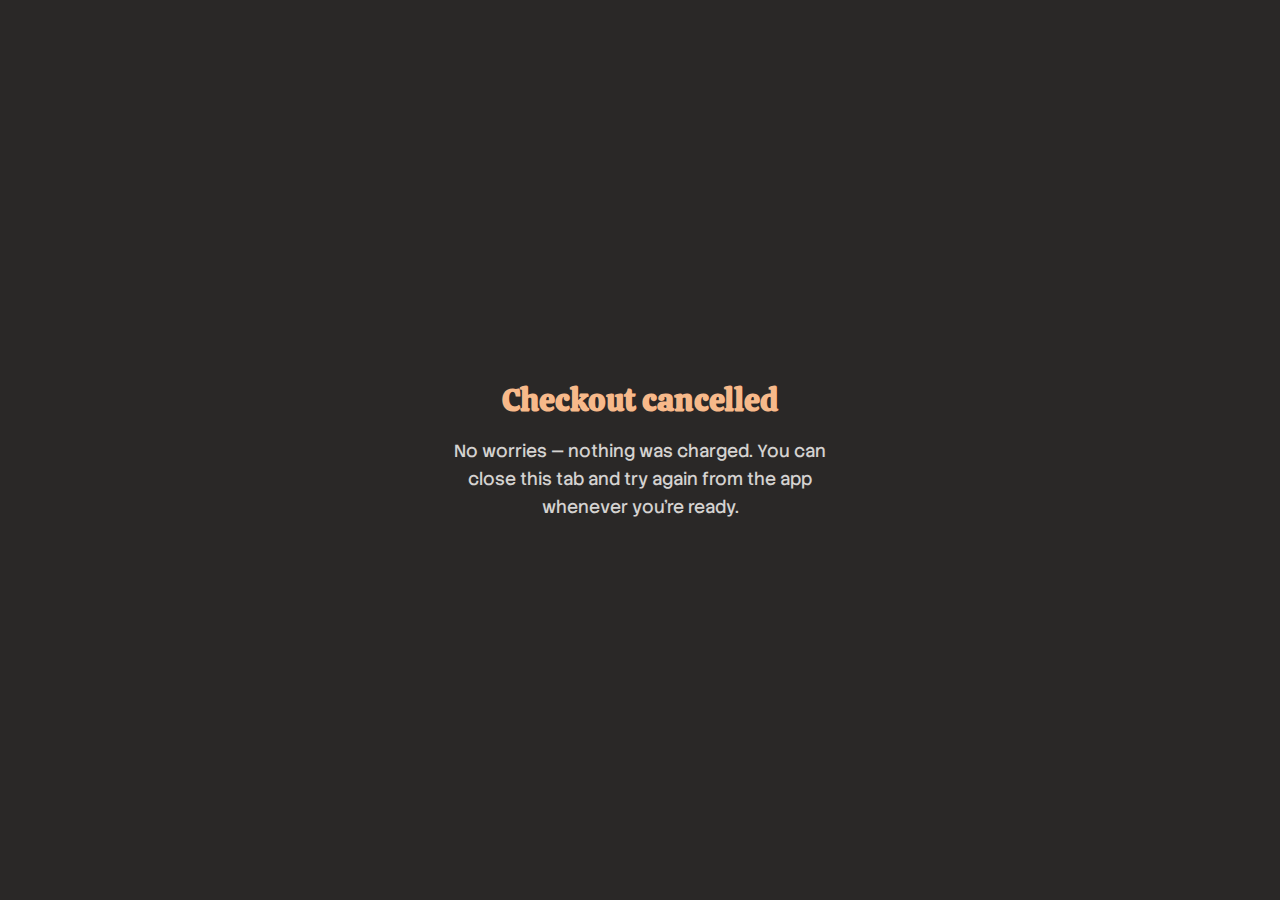
<file: checkout-cancel.html>
<!DOCTYPE html>
<html lang="en">
<head>
    <meta charset="UTF-8">
    <meta name="viewport" content="width=device-width, initial-scale=1.0">
    <title>Saio — Checkout cancelled</title>
    <link rel="preconnect" href="https://fonts.googleapis.com">
    <link rel="preconnect" href="https://fonts.gstatic.com" crossorigin>
    <link href="https://fonts.googleapis.com/css2?family=Calistoga&family=Stack+Sans+Text:wght@300;400;500;600;700&display=swap" rel="stylesheet">
    <style>
        * { margin: 0; padding: 0; box-sizing: border-box; }
        body {
            font-family: 'Stack Sans Text', sans-serif;
            background-color: #2A2827;
            color: #F3F1EF;
            display: flex;
            align-items: center;
            justify-content: center;
            min-height: 100vh;
            text-align: center;
            padding: 24px;
        }
        .container {
            max-width: 420px;
        }
        h1 {
            font-family: 'Calistoga', serif;
            font-size: 2rem;
            margin-bottom: 16px;
            color: #F7B98A;
        }
        p {
            font-size: 1.1rem;
            line-height: 1.6;
            opacity: 0.85;
        }
    </style>
</head>
<body>
    <div class="container">
        <h1>Checkout cancelled</h1>
        <p>No worries — nothing was charged. You can close this tab and try again from the app whenever you're ready.</p>
    </div>
</body>
</html>
</file>
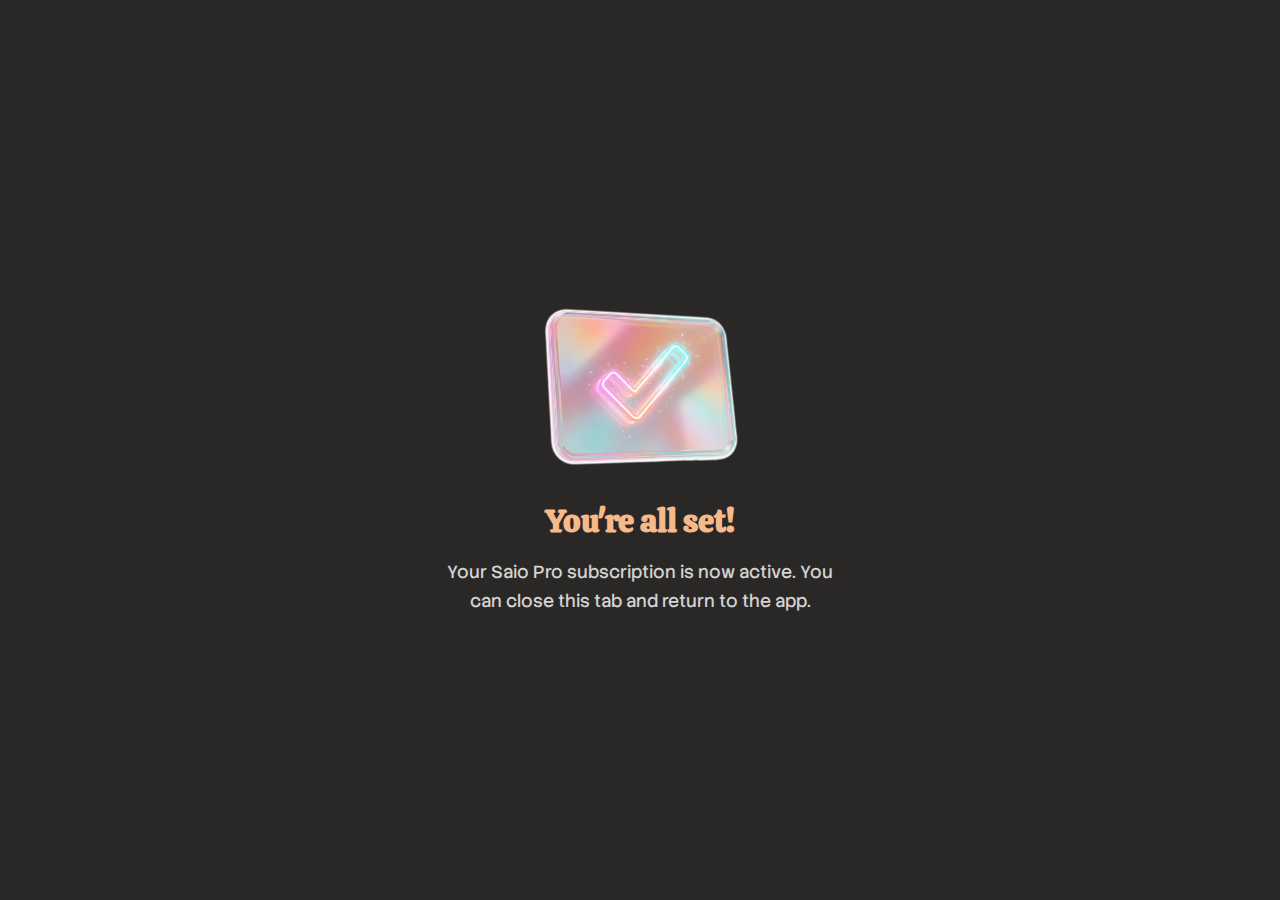
<file: checkout-success.html>
<!DOCTYPE html>
<html lang="en">
<head>
    <meta charset="UTF-8">
    <meta name="viewport" content="width=device-width, initial-scale=1.0">
    <title>Saio — You're all set!</title>
    <link rel="preconnect" href="https://fonts.googleapis.com">
    <link rel="preconnect" href="https://fonts.gstatic.com" crossorigin>
    <link href="https://fonts.googleapis.com/css2?family=Calistoga&family=Stack+Sans+Text:wght@300;400;500;600;700&display=swap" rel="stylesheet">
    <style>
        * { margin: 0; padding: 0; box-sizing: border-box; }
        body {
            font-family: 'Stack Sans Text', sans-serif;
            background-color: #2A2827;
            color: #F3F1EF;
            display: flex;
            align-items: center;
            justify-content: center;
            min-height: 100vh;
            text-align: center;
            padding: 24px;
        }
        .container {
            max-width: 420px;
        }
        h1 {
            font-family: 'Calistoga', serif;
            font-size: 2rem;
            margin-bottom: 16px;
            color: #F7B98A;
        }
        p {
            font-size: 1.1rem;
            line-height: 1.6;
            opacity: 0.85;
        }
        .success-img {
            width: 50%;
            margin: 0 auto;
        }
        .success-img img {
            width: 100%;
        }
    </style>
</head>
<body>
    <div class="container">
        <div class="success-img">
                        <img src="img/success.png" />
                    </div>
        <h1>You're all set!</h1>
        <p>Your Saio Pro subscription is now active. You can close this tab and return to the app.</p>
    </div>
</body>
</html>
</file>
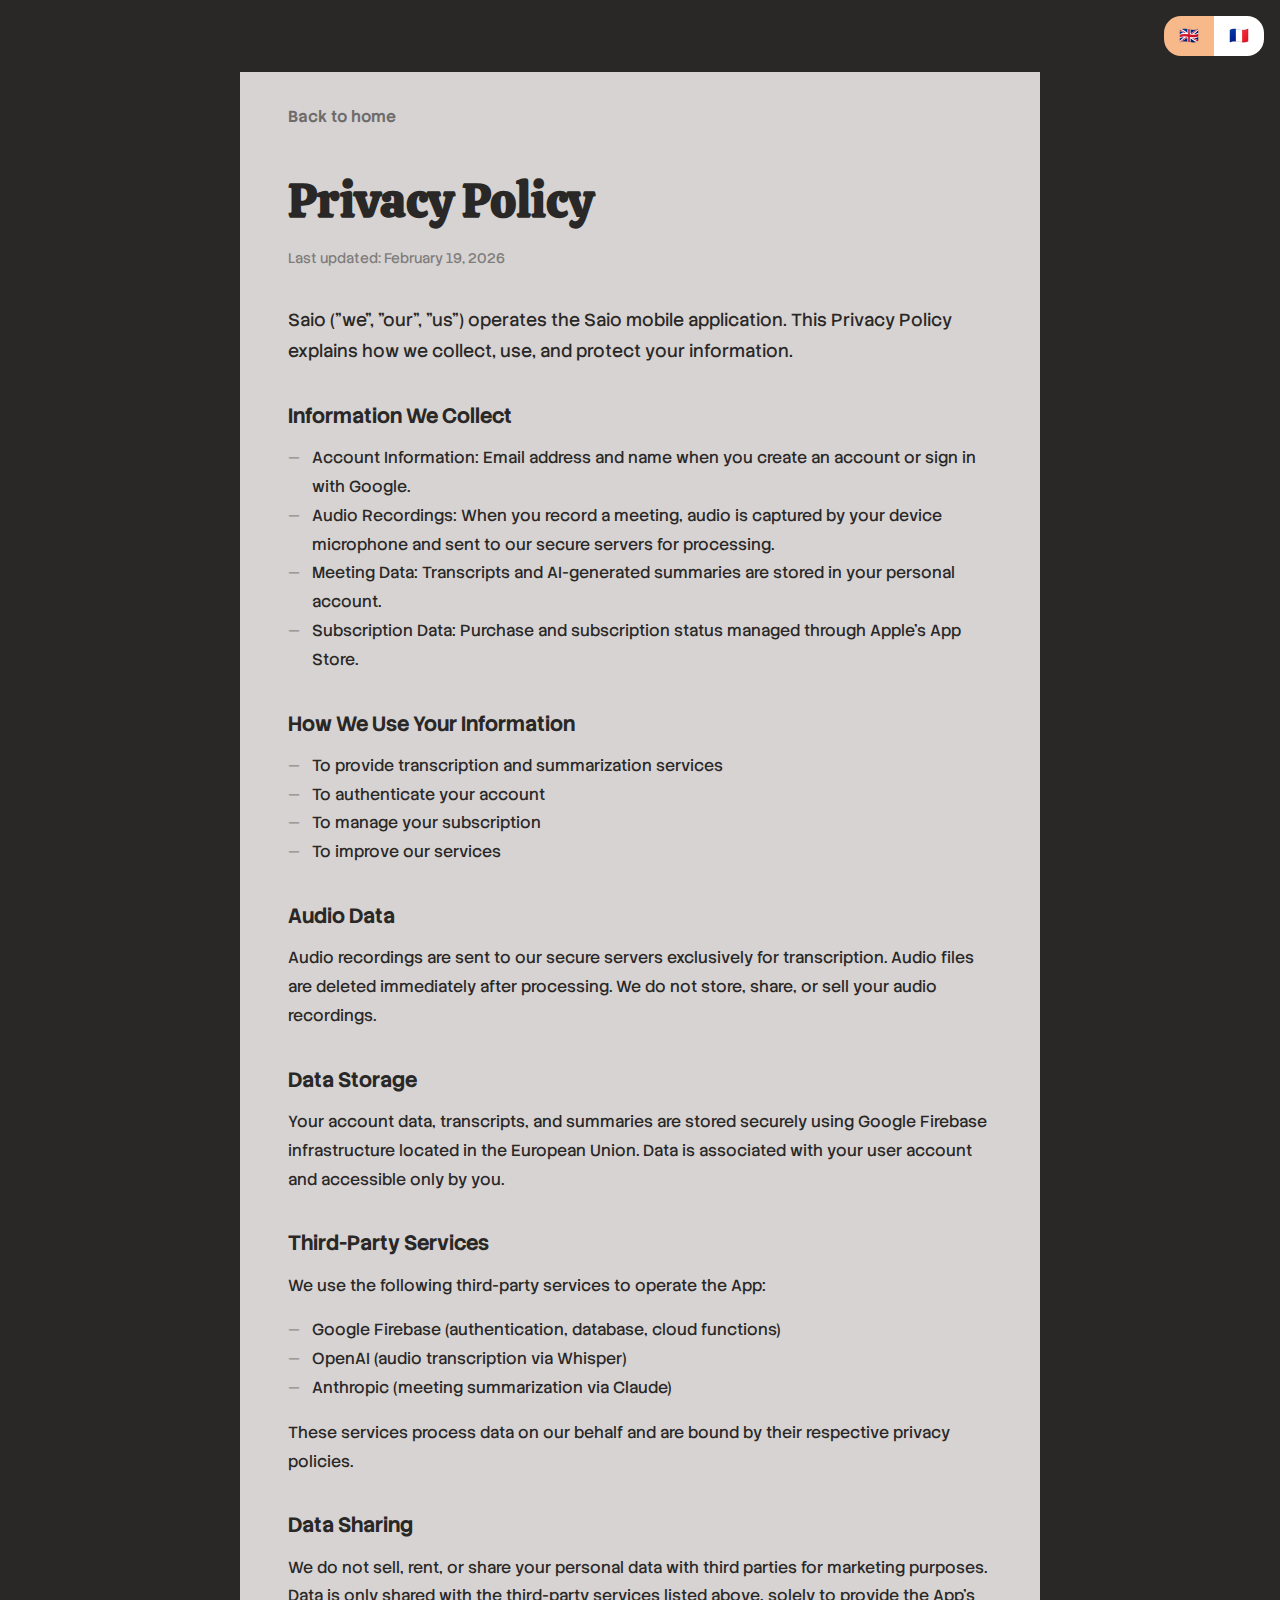
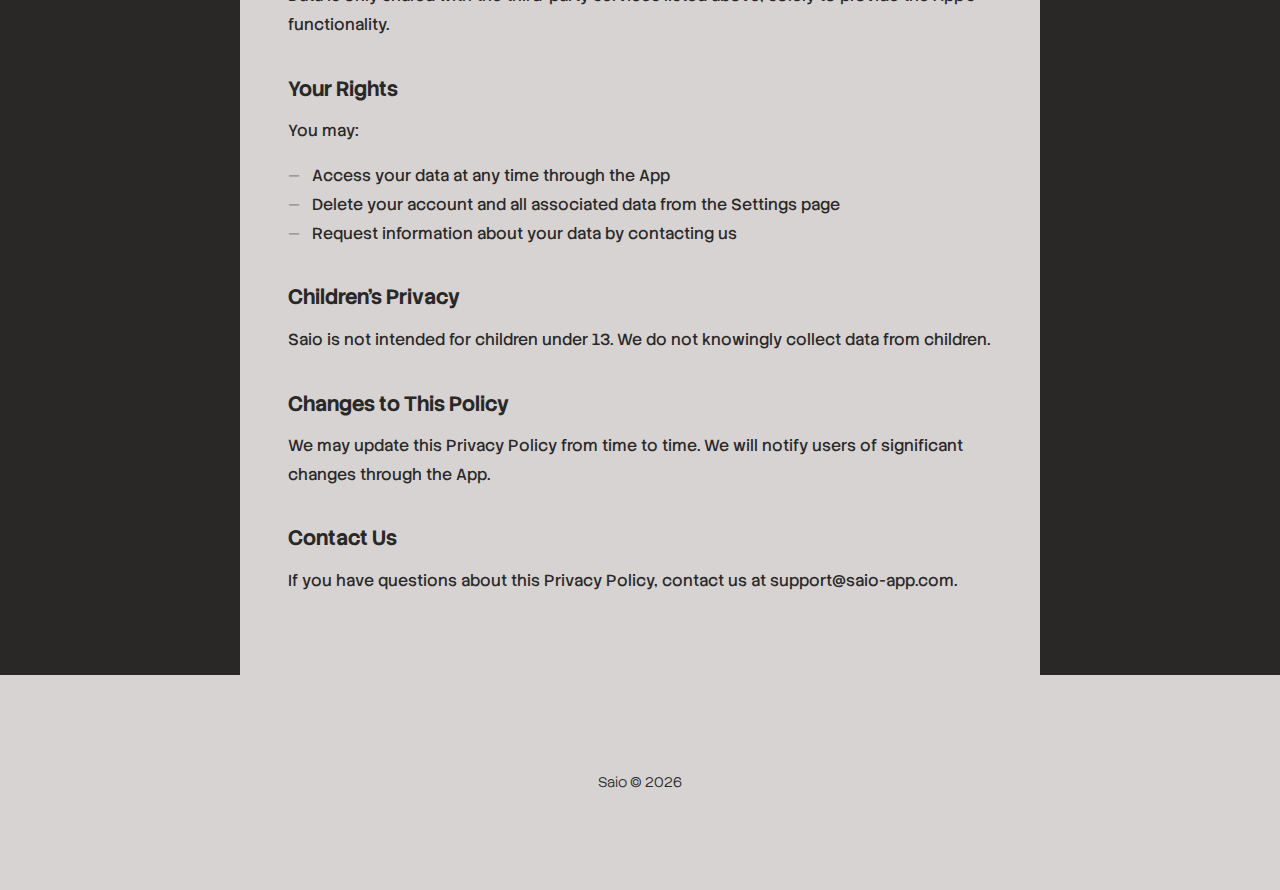
<file: privacy-policy.html>
<!DOCTYPE html>
<html lang="en">
<head>
    <meta charset="UTF-8">
    <meta name="viewport" content="width=device-width, initial-scale=1.0">
    <title>Saio — Privacy Policy</title>

    <!-- SEO Meta Tags -->
    <meta name="description" content="Saio Privacy Policy. Learn how we handle your data, audio recordings, and personal information. Audio is deleted immediately after transcription.">
    <meta name="robots" content="index, follow">
    <link rel="canonical" href="https://saio-app.com/privacy-policy.html">

    <!-- Open Graph -->
    <meta property="og:type" content="website">
    <meta property="og:url" content="https://saio-app.com/privacy-policy.html">
    <meta property="og:title" content="Saio — Privacy Policy">
    <meta property="og:description" content="Learn how Saio handles your data. Audio is deleted immediately after transcription. Your data is stored securely on EU servers.">
    <meta property="og:image" content="https://saio-app.com/img/logo-sassy-en.jpg">
    <meta property="og:site_name" content="Saio">

    <link rel="preconnect" href="https://fonts.googleapis.com">
    <link rel="preconnect" href="https://fonts.gstatic.com" crossorigin>
    <link href="https://fonts.googleapis.com/css2?family=Calistoga&family=Google+Sans:ital,opsz,wght@0,17..18,400..700;1,17..18,400..700&family=Stack+Sans+Headline:wght@200..700&family=Stack+Sans+Text:wght@200..700&display=swap" rel="stylesheet">
    <link rel="stylesheet" type="text/css" href="style.css">

    <!-- Translation System -->
    <script src="translations.js"></script>
    <script src="language-manager.js"></script>
    <link rel="icon" href="img/favicon.ico" type="image/x-icon" />

    <style>
        .pp-page {
            max-width: 800px;
            min-width: 300px;
            margin: 0 auto;
            padding: 2rem 3rem 4rem;
            background-color: var(--bg-secondary);
        }
        .pp-page h1 {
            font-family: "Calistoga", serif;
            font-size: clamp(2rem, 4vw, 3rem);
            color: var(--text-primary);
            margin-bottom: 0.5rem;
        }
        .pp-page .pp-updated {
            font-size: 0.875rem;
            color: var(--text-primary);
            opacity: 0.5;
            margin-bottom: 2rem;
        }
        .pp-page .pp-intro {
            font-size: 1.1rem;
            color: var(--text-primary);
            line-height: 1.8;
            margin-bottom: 2rem;
        }
        .pp-page h2 {
            font-family: "Stack Sans Headline", sans-serif;
            font-size: 1.3rem;
            font-weight: 700;
            color: var(--text-primary);
            margin-top: 2rem;
            margin-bottom: 0.75rem;
        }
        .pp-page p {
            color: var(--text-primary);
            line-height: 1.8;
            margin-bottom: 1rem;
        }
        .pp-page ul {
            list-style: none;
            padding: 0;
            margin-bottom: 1rem;
        }
        .pp-page ul li {
            color: var(--text-primary);
            line-height: 1.8;
            padding-left: 1.5rem;
            position: relative;
        }
        .pp-page ul li::before {
            content: "—";
            position: absolute;
            left: 0;
            opacity: 0.4;
        }
        .pp-back {
            display: inline-block;
            margin-bottom: 2rem;
            color: var(--text-primary);
            text-decoration: none;
            font-weight: 600;
            opacity: 0.6;
            transition: opacity 0.3s;
        }
        .pp-back:hover {
            opacity: 1;
        }
    </style>
</head>
<body>

    <div class="main-content" id="mainContent" style="opacity: 1;">

        <!-- Language Selection -->
        <div class="language-selection">
            <ul class="languagepicker">
                <a href="#en"><li>🇬🇧</li></a>
                <a href="#fr"><li>🇫🇷</li></a>
            </ul>
        </div>

        <div class="pp-page">
            <a href="index.html" class="pp-back" data-i18n="support_back">Back to home</a>

            <h1 data-i18n="pp_title">Privacy Policy</h1>
            <p class="pp-updated" data-i18n="pp_updated">Last updated: February 19, 2026</p>
            <p class="pp-intro" data-i18n="pp_intro">Saio ("we", "our", "us") operates the Saio mobile application. This Privacy Policy explains how we collect, use, and protect your information.</p>

            <h2 data-i18n="pp_collect_title">Information We Collect</h2>
            <ul>
                <li data-i18n="pp_collect_account">Account Information: Email address and name when you create an account or sign in with Google.</li>
                <li data-i18n="pp_collect_audio">Audio Recordings: When you record a meeting, audio is captured by your device microphone and sent to our secure servers for processing.</li>
                <li data-i18n="pp_collect_meeting">Meeting Data: Transcripts and AI-generated summaries are stored in your personal account.</li>
                <li data-i18n="pp_collect_sub">Subscription Data: Purchase and subscription status managed through Apple's App Store.</li>
            </ul>

            <h2 data-i18n="pp_use_title">How We Use Your Information</h2>
            <ul>
                <li data-i18n="pp_use_1">To provide transcription and summarization services</li>
                <li data-i18n="pp_use_2">To authenticate your account</li>
                <li data-i18n="pp_use_3">To manage your subscription</li>
                <li data-i18n="pp_use_4">To improve our services</li>
            </ul>

            <h2 data-i18n="pp_audio_title">Audio Data</h2>
            <p data-i18n="pp_audio_desc">Audio recordings are sent to our secure servers exclusively for transcription. Audio files are deleted immediately after processing. We do not store, share, or sell your audio recordings.</p>

            <h2 data-i18n="pp_storage_title">Data Storage</h2>
            <p data-i18n="pp_storage_desc">Your account data, transcripts, and summaries are stored securely using Google Firebase infrastructure located in the European Union. Data is associated with your user account and accessible only by you.</p>

            <h2 data-i18n="pp_third_title">Third-Party Services</h2>
            <p data-i18n="pp_third_desc">We use the following third-party services to operate the App:</p>
            <ul>
                <li data-i18n="pp_third_1">Google Firebase (authentication, database, cloud functions)</li>
                <li data-i18n="pp_third_2">OpenAI (audio transcription via Whisper)</li>
                <li data-i18n="pp_third_3">Anthropic (meeting summarization via Claude)</li>
            </ul>
            <p data-i18n="pp_third_bound">These services process data on our behalf and are bound by their respective privacy policies.</p>

            <h2 data-i18n="pp_sharing_title">Data Sharing</h2>
            <p data-i18n="pp_sharing_desc">We do not sell, rent, or share your personal data with third parties for marketing purposes. Data is only shared with the third-party services listed above, solely to provide the App's functionality.</p>

            <h2 data-i18n="pp_rights_title">Your Rights</h2>
            <p data-i18n="pp_rights_desc">You may:</p>
            <ul>
                <li data-i18n="pp_rights_1">Access your data at any time through the App</li>
                <li data-i18n="pp_rights_2">Delete your account and all associated data from the Settings page</li>
                <li data-i18n="pp_rights_3">Request information about your data by contacting us</li>
            </ul>

            <h2 data-i18n="pp_children_title">Children's Privacy</h2>
            <p data-i18n="pp_children_desc">Saio is not intended for children under 13. We do not knowingly collect data from children.</p>

            <h2 data-i18n="pp_changes_title">Changes to This Policy</h2>
            <p data-i18n="pp_changes_desc">We may update this Privacy Policy from time to time. We will notify users of significant changes through the App.</p>

            <h2 data-i18n="pp_contact_title">Contact Us</h2>
            <p data-i18n="pp_contact_desc">If you have questions about this Privacy Policy, contact us at support@saio-app.com.</p>
        </div>

        <!-- Footer -->
        <footer>
            <div class="footer-bottom">
                <p data-i18n="footer_copyright">Saio © 2026</p>
            </div>
        </footer>
    </div>

</body>
</html>
</file>
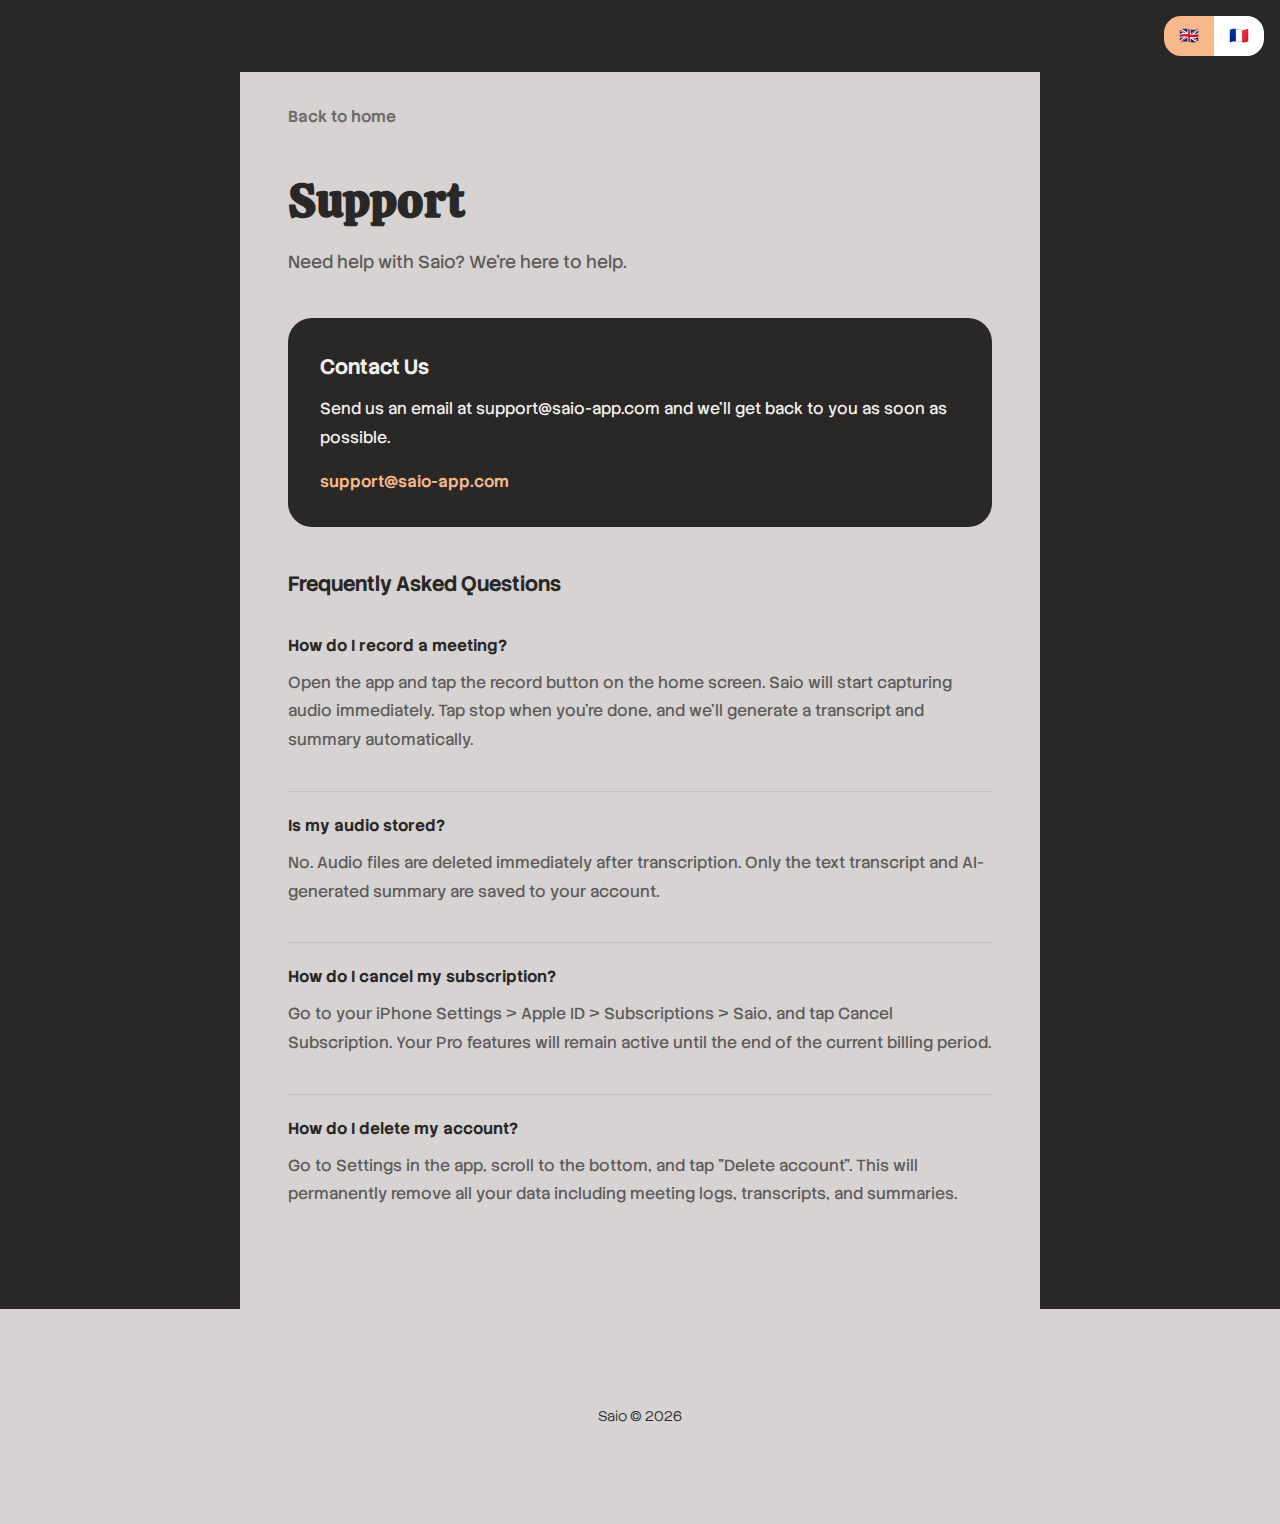
<file: support.html>
<!DOCTYPE html>
<html lang="en">
<head>
    <meta charset="UTF-8">
    <meta name="viewport" content="width=device-width, initial-scale=1.0">
    <title>Saio — Support & FAQ</title>

    <!-- SEO Meta Tags -->
    <meta name="description" content="Get help with Saio. Learn how to record meetings, manage your subscription, delete your account, and more. Contact us at support@saio-app.com.">
    <meta name="robots" content="index, follow">
    <link rel="canonical" href="https://saio-app.com/support.html">

    <!-- Open Graph -->
    <meta property="og:type" content="website">
    <meta property="og:url" content="https://saio-app.com/support.html">
    <meta property="og:title" content="Saio — Support & FAQ">
    <meta property="og:description" content="Need help with Saio? Find answers to common questions about recording meetings, subscriptions, and account management.">
    <meta property="og:image" content="https://saio-app.com/img/logo-sassy-en.jpg">
    <meta property="og:site_name" content="Saio">

    <link rel="preconnect" href="https://fonts.googleapis.com">
    <link rel="preconnect" href="https://fonts.gstatic.com" crossorigin>
    <link href="https://fonts.googleapis.com/css2?family=Calistoga&family=Google+Sans:ital,opsz,wght@0,17..18,400..700;1,17..18,400..700&family=Stack+Sans+Headline:wght@200..700&family=Stack+Sans+Text:wght@200..700&display=swap" rel="stylesheet">
    <link rel="stylesheet" type="text/css" href="style.css">

    <!-- Translation System -->
    <script src="translations.js"></script>
    <script src="language-manager.js"></script>
    <link rel="icon" href="img/favicon.ico" type="image/x-icon" />

    <style>
        .support-page {
            max-width: 800px;
            min-width: 300px;
            margin: 0 auto;
            padding: 2rem 3rem 4rem;
            background-color: var(--bg-secondary);
        }
        .support-page h1 {
            font-family: "Calistoga", serif;
            font-size: clamp(2rem, 4vw, 3rem);
            color: var(--text-primary);
            margin-bottom: 0.5rem;
        }
        .support-page .support-desc {
            font-size: 1.1rem;
            color: var(--text-primary);
            opacity: 0.7;
            margin-bottom: 2.5rem;
        }
        .support-page h2 {
            font-family: "Stack Sans Headline", sans-serif;
            font-size: 1.3rem;
            font-weight: 700;
            color: var(--text-primary);
            margin-top: 2.5rem;
            margin-bottom: 0.75rem;
        }
        .support-page p {
            color: var(--text-primary);
            line-height: 1.8;
            margin-bottom: 1rem;
        }
        .support-page .contact-box {
            background: var(--bg-primary);
            border-radius: 1.5rem;
            padding: 2rem;
            margin-bottom: 2rem;
        }
        .support-page .contact-box h2 {
            color: var(--text-secondary);
            margin-top: 0;
        }
        .support-page .contact-box p {
            color: var(--text-secondary);
        }
        .support-page .contact-box a {
            color: var(--orange);
            text-decoration: none;
            font-weight: 600;
        }
        .support-page .contact-box a:hover {
            text-decoration: underline;
        }
        .faq-item {
            border-bottom: 1px solid rgba(42, 40, 39, 0.1);
            padding: 1.25rem 0;
        }
        .faq-item:last-child {
            border-bottom: none;
        }
        .faq-item .faq-q {
            font-weight: 700;
            color: var(--text-primary);
            margin-bottom: 0.5rem;
        }
        .faq-item .faq-a {
            color: var(--text-primary);
            opacity: 0.7;
            line-height: 1.8;
        }
        .pp-back {
            display: inline-block;
            margin-bottom: 2rem;
            color: var(--text-primary);
            text-decoration: none;
            font-weight: 600;
            opacity: 0.6;
            transition: opacity 0.3s;
        }
        .pp-back:hover {
            opacity: 1;
        }
    </style>
</head>
<body>

    <div class="main-content" id="mainContent" style="opacity: 1;">

        <!-- Language Selection -->
        <div class="language-selection">
            <ul class="languagepicker">
                <a href="#en"><li>🇬🇧</li></a>
                <a href="#fr"><li>🇫🇷</li></a>
            </ul>
        </div>

        <div class="support-page">
            <a href="index.html" class="pp-back" data-i18n="support_back">Back to home</a>

            <h1 data-i18n="support_title">Support</h1>
            <p class="support-desc" data-i18n="support_desc">Need help with Saio? We're here to help.</p>

            <div class="contact-box">
                <h2 data-i18n="support_contact_title">Contact Us</h2>
                <p data-i18n="support_contact_desc">Send us an email at support@saio-app.com and we'll get back to you as soon as possible.</p>
                <a href="mailto:support@saio-app.com">support@saio-app.com</a>
            </div>

            <h2 data-i18n="support_faq_title">Frequently Asked Questions</h2>

            <div class="faq-item">
                <p class="faq-q" data-i18n="support_faq_1_q">How do I record a meeting?</p>
                <p class="faq-a" data-i18n="support_faq_1_a">Open the app and tap the record button on the home screen. Saio will start capturing audio immediately. Tap stop when you're done, and we'll generate a transcript and summary automatically.</p>
            </div>

            <div class="faq-item">
                <p class="faq-q" data-i18n="support_faq_2_q">Is my audio stored?</p>
                <p class="faq-a" data-i18n="support_faq_2_a">No. Audio files are deleted immediately after transcription. Only the text transcript and AI-generated summary are saved to your account.</p>
            </div>

            <div class="faq-item">
                <p class="faq-q" data-i18n="support_faq_3_q">How do I cancel my subscription?</p>
                <p class="faq-a" data-i18n="support_faq_3_a">Go to your iPhone Settings > Apple ID > Subscriptions > Saio, and tap Cancel Subscription. Your Pro features will remain active until the end of the current billing period.</p>
            </div>

            <div class="faq-item">
                <p class="faq-q" data-i18n="support_faq_4_q">How do I delete my account?</p>
                <p class="faq-a" data-i18n="support_faq_4_a">Go to Settings in the app, scroll to the bottom, and tap "Delete account". This will permanently remove all your data including meeting logs, transcripts, and summaries.</p>
            </div>
        </div>

        <!-- Footer -->
        <footer>
            <div class="footer-bottom">
                <p data-i18n="footer_copyright">Saio © 2026</p>
            </div>
        </footer>
    </div>

</body>
</html>
</file>
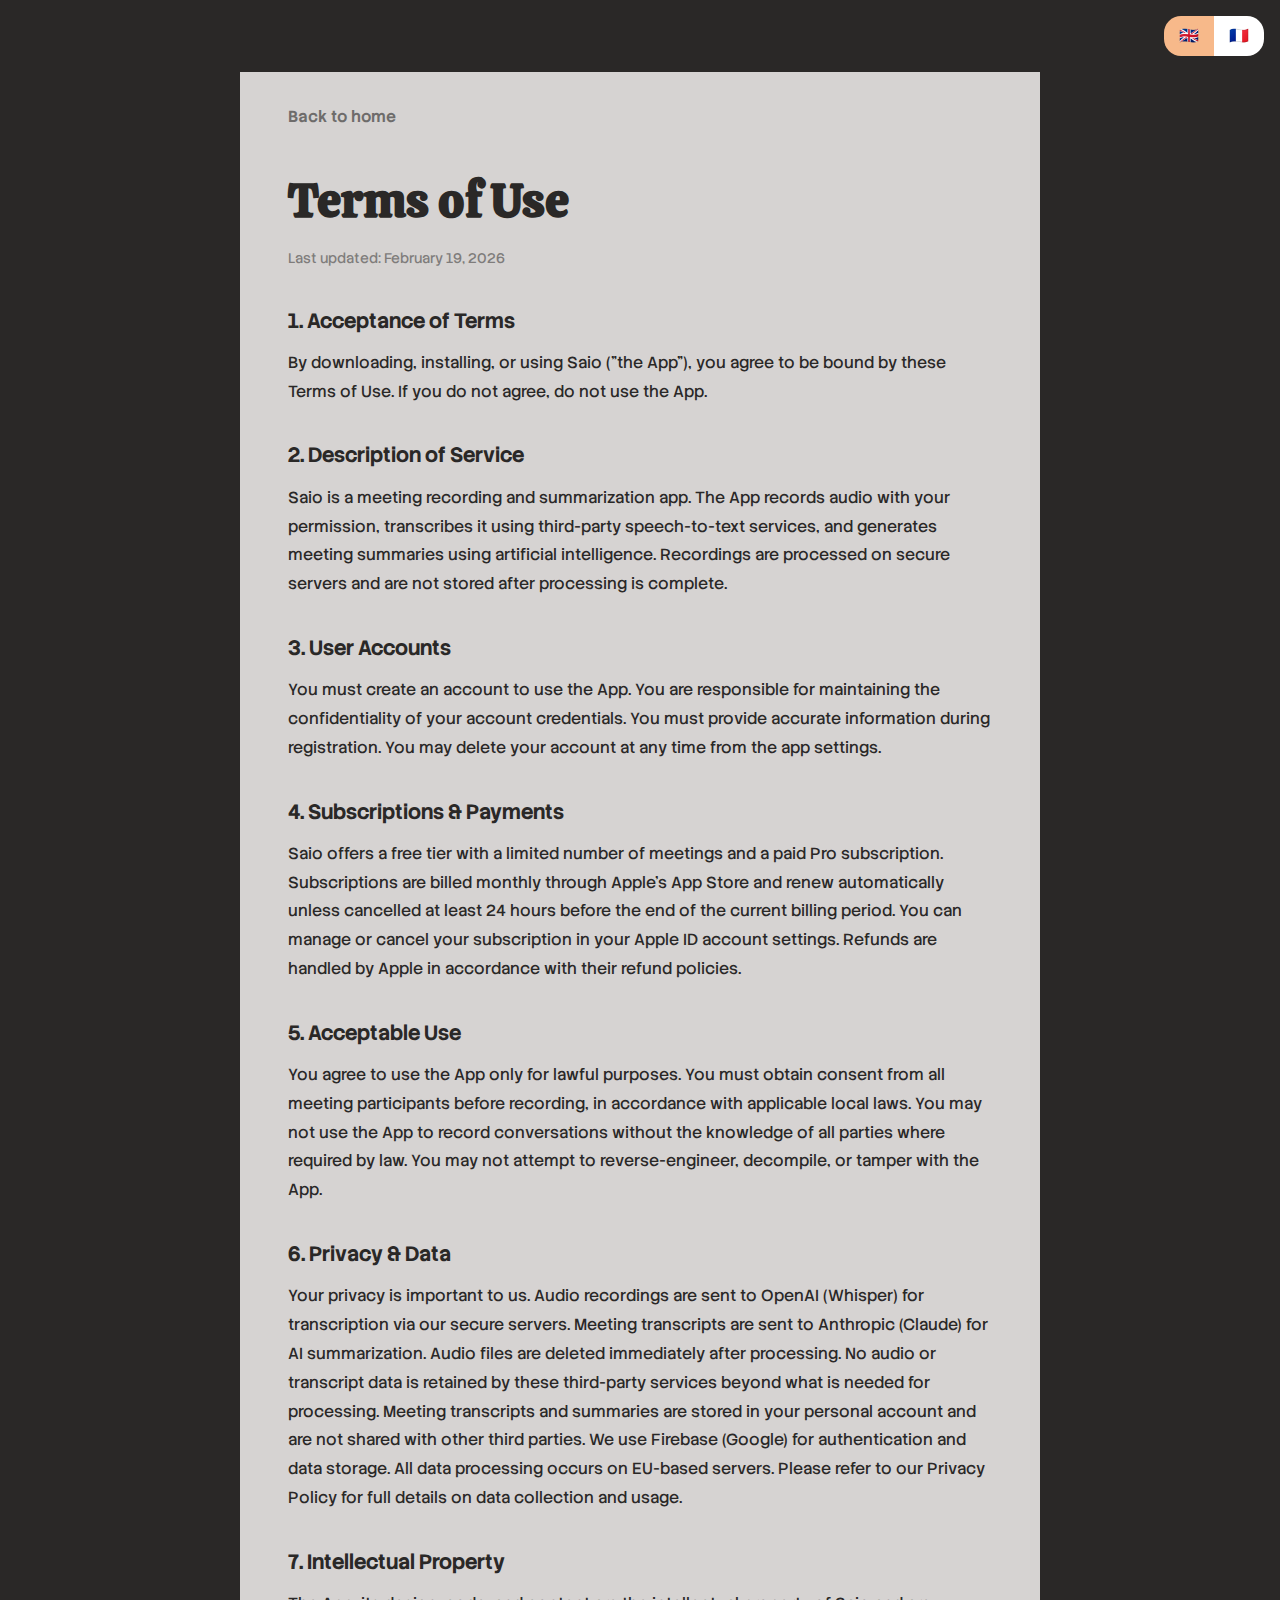
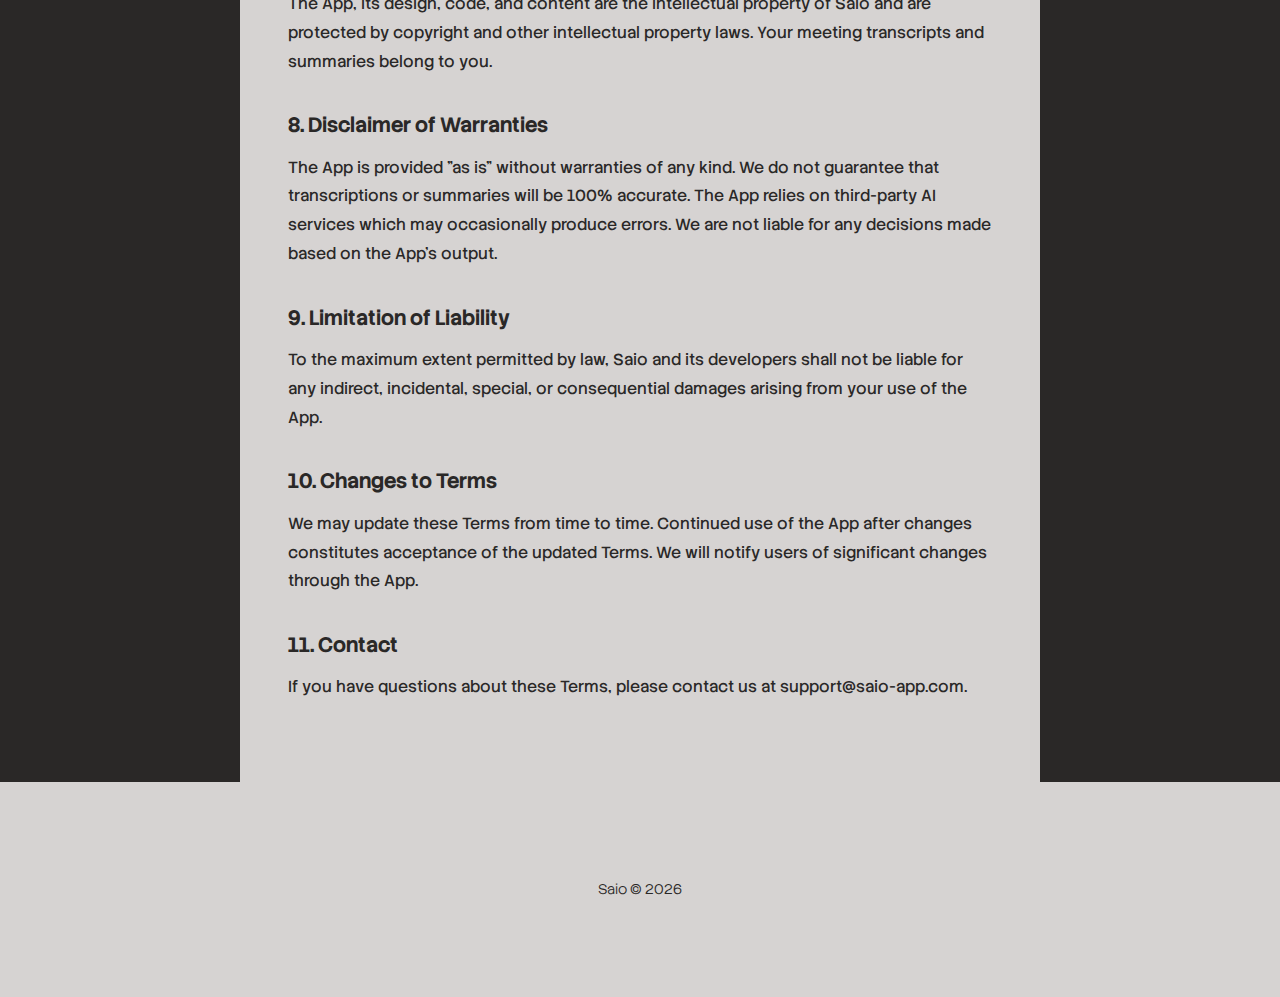
<file: terms.html>
<!DOCTYPE html>
<html lang="en">
<head>
    <meta charset="UTF-8">
    <meta name="viewport" content="width=device-width, initial-scale=1.0">
    <title>Saio — Terms of Use</title>

    <!-- SEO Meta Tags -->
    <meta name="description" content="Saio Terms of Use. Read about our terms and conditions for using the Saio meeting recording and summarization app.">
    <meta name="robots" content="index, follow">
    <link rel="canonical" href="https://saio-app.com/terms.html">

    <!-- Open Graph -->
    <meta property="og:type" content="website">
    <meta property="og:url" content="https://saio-app.com/terms.html">
    <meta property="og:title" content="Saio — Terms of Use">
    <meta property="og:description" content="Terms of Use for the Saio meeting recording and summarization app.">
    <meta property="og:image" content="https://saio-app.com/img/logo-sassy-en.jpg">
    <meta property="og:site_name" content="Saio">

    <link rel="preconnect" href="https://fonts.googleapis.com">
    <link rel="preconnect" href="https://fonts.gstatic.com" crossorigin>
    <link href="https://fonts.googleapis.com/css2?family=Calistoga&family=Google+Sans:ital,opsz,wght@0,17..18,400..700;1,17..18,400..700&family=Stack+Sans+Headline:wght@200..700&family=Stack+Sans+Text:wght@200..700&display=swap" rel="stylesheet">
    <link rel="stylesheet" type="text/css" href="style.css">

    <!-- Translation System -->
    <script src="translations.js"></script>
    <script src="language-manager.js"></script>
    <link rel="icon" href="img/favicon.ico" type="image/x-icon" />

    <style>
        .pp-page {
            max-width: 800px;
            min-width: 300px;
            margin: 0 auto;
            padding: 2rem 3rem 4rem;
            background-color: var(--bg-secondary);
        }
        .pp-page h1 {
            font-family: "Calistoga", serif;
            font-size: clamp(2rem, 4vw, 3rem);
            color: var(--text-primary);
            margin-bottom: 0.5rem;
        }
        .pp-page .pp-updated {
            font-size: 0.875rem;
            color: var(--text-primary);
            opacity: 0.5;
            margin-bottom: 2rem;
        }
        .pp-page .pp-intro {
            font-size: 1.1rem;
            color: var(--text-primary);
            line-height: 1.8;
            margin-bottom: 2rem;
        }
        .pp-page h2 {
            font-family: "Stack Sans Headline", sans-serif;
            font-size: 1.3rem;
            font-weight: 700;
            color: var(--text-primary);
            margin-top: 2rem;
            margin-bottom: 0.75rem;
        }
        .pp-page p {
            color: var(--text-primary);
            line-height: 1.8;
            margin-bottom: 1rem;
        }
        .pp-page ul {
            list-style: none;
            padding: 0;
            margin-bottom: 1rem;
        }
        .pp-page ul li {
            color: var(--text-primary);
            line-height: 1.8;
            padding-left: 1.5rem;
            position: relative;
        }
        .pp-page ul li::before {
            content: "—";
            position: absolute;
            left: 0;
            opacity: 0.4;
        }
        .pp-back {
            display: inline-block;
            margin-bottom: 2rem;
            color: var(--text-primary);
            text-decoration: none;
            font-weight: 600;
            opacity: 0.6;
            transition: opacity 0.3s;
        }
        .pp-back:hover {
            opacity: 1;
        }
    </style>
</head>
<body>

    <div class="main-content" id="mainContent" style="opacity: 1;">

        <!-- Language Selection -->
        <div class="language-selection">
            <ul class="languagepicker">
                <a href="#en"><li>🇬🇧</li></a>
                <a href="#fr"><li>🇫🇷</li></a>
            </ul>
        </div>

        <div class="pp-page">
            <a href="index.html" class="pp-back" data-i18n="support_back">Back to home</a>

            <h1 data-i18n="tos_title">Terms of Use</h1>
            <p class="pp-updated" data-i18n="tos_updated">Last updated: February 19, 2026</p>

            <h2 data-i18n="tos_acceptance_title">1. Acceptance of Terms</h2>
            <p data-i18n="tos_acceptance_desc">By downloading, installing, or using Saio ("the App"), you agree to be bound by these Terms of Use. If you do not agree, do not use the App.</p>

            <h2 data-i18n="tos_service_title">2. Description of Service</h2>
            <p data-i18n="tos_service_desc">Saio is a meeting recording and summarization app. The App records audio with your permission, transcribes it using third-party speech-to-text services, and generates meeting summaries using artificial intelligence. Recordings are processed on secure servers and are not stored after processing is complete.</p>

            <h2 data-i18n="tos_accounts_title">3. User Accounts</h2>
            <p data-i18n="tos_accounts_desc">You must create an account to use the App. You are responsible for maintaining the confidentiality of your account credentials. You must provide accurate information during registration. You may delete your account at any time from the app settings.</p>

            <h2 data-i18n="tos_subscriptions_title">4. Subscriptions & Payments</h2>
            <p data-i18n="tos_subscriptions_desc">Saio offers a free tier with a limited number of meetings and a paid Pro subscription. Subscriptions are billed monthly through Apple's App Store and renew automatically unless cancelled at least 24 hours before the end of the current billing period. You can manage or cancel your subscription in your Apple ID account settings. Refunds are handled by Apple in accordance with their refund policies.</p>

            <h2 data-i18n="tos_use_title">5. Acceptable Use</h2>
            <p data-i18n="tos_use_desc">You agree to use the App only for lawful purposes. You must obtain consent from all meeting participants before recording, in accordance with applicable local laws. You may not use the App to record conversations without the knowledge of all parties where required by law. You may not attempt to reverse-engineer, decompile, or tamper with the App.</p>

            <h2 data-i18n="tos_privacy_title">6. Privacy & Data</h2>
            <p data-i18n="tos_privacy_desc">Your privacy is important to us. Audio recordings are sent to OpenAI (Whisper) for transcription via our secure servers. Meeting transcripts are sent to Anthropic (Claude) for AI summarization. Audio files are deleted immediately after processing. No audio or transcript data is retained by these third-party services beyond what is needed for processing. Meeting transcripts and summaries are stored in your personal account and are not shared with other third parties. We use Firebase (Google) for authentication and data storage. All data processing occurs on EU-based servers. Please refer to our Privacy Policy for full details on data collection and usage.</p>

            <h2 data-i18n="tos_ip_title">7. Intellectual Property</h2>
            <p data-i18n="tos_ip_desc">The App, its design, code, and content are the intellectual property of Saio and are protected by copyright and other intellectual property laws. Your meeting transcripts and summaries belong to you.</p>

            <h2 data-i18n="tos_warranty_title">8. Disclaimer of Warranties</h2>
            <p data-i18n="tos_warranty_desc">The App is provided "as is" without warranties of any kind. We do not guarantee that transcriptions or summaries will be 100% accurate. The App relies on third-party AI services which may occasionally produce errors. We are not liable for any decisions made based on the App's output.</p>

            <h2 data-i18n="tos_liability_title">9. Limitation of Liability</h2>
            <p data-i18n="tos_liability_desc">To the maximum extent permitted by law, Saio and its developers shall not be liable for any indirect, incidental, special, or consequential damages arising from your use of the App.</p>

            <h2 data-i18n="tos_changes_title">10. Changes to Terms</h2>
            <p data-i18n="tos_changes_desc">We may update these Terms from time to time. Continued use of the App after changes constitutes acceptance of the updated Terms. We will notify users of significant changes through the App.</p>

            <h2 data-i18n="tos_contact_title">11. Contact</h2>
            <p data-i18n="tos_contact_desc">If you have questions about these Terms, please contact us at support@saio-app.com.</p>
        </div>

        <!-- Footer -->
        <footer>
            <div class="footer-bottom">
                <p data-i18n="footer_copyright">Saio © 2026</p>
            </div>
        </footer>
    </div>

</body>
</html>
</file>
<file: style.css>
.stack-sans-text-<uniquifier> {
  font-family: "Stack Sans Text", sans-serif;
  font-optical-sizing: auto;
  font-weight: <weight>;
  font-style: normal;
}

.calistoga-regular {
  font-family: "Calistoga", serif;
  font-weight: 400;
  font-style: normal;
}


* {
            margin: 0;
            padding: 0;
            box-sizing: border-box;
        }

        

        :root {
            --bg-primary: #2A2827;
            --bg-secondary: #D6D3D2;
            --bg-card: #D6D3D2;
            --text-primary: #2A2827;
            --text-secondary: #F3F1EF;
            --border-color: #e5e7eb;
            --purple: #a855f7;
            --pink: #ec4899;
            --orange: #F7B98A;
        }

        @media (prefers-color-scheme: dark) {
            :root {
                --bg-primary: #2A2827;
                --bg-secondary: #D6D3D2;
                --bg-card: #D6D3D2;
                --text-primary: #2A2827;
                --text-secondary: #F3F1EF;
                --border-color: #2a2a2a;
            }
        }

        body {
            font-family: 'Stack Sans Text', sans-serif;
            background-color: var(--bg-primary);
            color: var(--text-primary);
            overflow-x: hidden;
            line-height: 1.6;
            -webkit-font-smoothing: antialiased;
        }

        .language-selection {
            position: relative;
            display: flex;
            justify-content: end;
            width: 100%;
            z-index: 2;
            padding: 1rem;
        }

        .languagepicker {
            display: inline-block;
            height: 40px;
            overflow: hidden;
            transition: all .3s ease;
            vertical-align: top;
            float: left;
            border-radius: 17px;
            transition: all 0.4s cubic-bezier(0.4, 0, 0.2, 1);
            list-style: none;
            padding: 0;
            margin: 0;
            display: flex;
        }

        .languagepicker:hover {
        }

        .languagepicker a {
            color: var(--text-primary);
            background: #ffffff;
            text-decoration: none;
            transition: all 0.4s cubic-bezier(0.4, 0, 0.2, 1);
            transition: opacity 0.3s ease;
        }

        .languagepicker li {
            display: block;
            padding: 0px 15px;
            line-height: 40px;
            transition: all 0.4s cubic-bezier(0.4, 0, 0.2, 1);
        }

        .languagepicker li:hover{
            opacity: 1;
        }

        /* Language picker styles */
       
        
        .languagepicker a:hover {
            opacity: 1;
        }
        
        .languagepicker a.active {
            background: var(--orange);
        }
        
        .languagepicker li {
            cursor: pointer;
        }

        .bottom-nav {
            position: fixed;
            bottom: 2rem;
            left: 50%;
            transform: translateX(-50%);
            z-index: 1000;
            transition: all 0.4s cubic-bezier(0.4, 0, 0.2, 1);
        }

        .bottom-nav.download-btn {
            position: fixed;
            bottom: 2rem;
            left: 50%;
            transform: translateX(130%);
            z-index: 1000;
            transition: all 0.4s cubic-bezier(0.4, 0, 0.2, 1);
        }

        .bottom-nav.scrolled {
            bottom: 1.5rem;
        }

        .nav-container {
            display: flex;
            align-items: center;
            padding: 0.25rem 1rem;
            background: rgba(230, 230, 230, 0.8);
            backdrop-filter: blur(20px);
            -webkit-backdrop-filter: blur(20px);
            border-radius: 32px;
            box-shadow: 0 8px 32px rgba(0, 0, 0, 0.1);
            transition: all 0.4s cubic-bezier(0.4, 0, 0.2, 1);
        }

        @media (prefers-color-scheme: dark) {
            .nav-container {
                background: rgba(172, 168, 165, 0.4);
            }
        }

        /* Scrolled state - compact */
        .bottom-nav.scrolled .nav-container {
            padding: 0.5rem 0.75rem;
            gap: 0.35rem;
        }

        /* Expanded on hover when scrolled */
        .bottom-nav.scrolled:hover .nav-container {
            padding: 0.75rem 1rem;
            gap: 0.5rem;
        }

        /* Nav Item */
        .nav-item {
            display: flex;
            flex-direction: column;
            align-items: center;
            justify-content: center;
            gap: 0.2rem;
            padding: 0.5rem 0rem;
            border-radius: 9999px;
            background: transparent;
            border: none;
            cursor: pointer;
            transition: all 0.3s cubic-bezier(0.4, 0, 0.2, 1);
            text-decoration: none;
            color: inherit;
            min-width: 60px;
        }

        /* Primary button (tweaks) */
        .nav-item.primary {
            background: var(--bg-primary);
            color: white;
            min-width: 100px;
        }

        @media (prefers-color-scheme: dark) {
            .nav-item {
                color: white;
            }
            .nav-item.primary {
                background: var(--bg-primary);
            }
        }

        .nav-item:hover {
            transform: translateY(-2px);
        }

        .nav-item.primary:hover {
            background: #1a1a1a;
        }

        /* Icon */
        .nav-icon {
            width: 24px;
            height: 24px;
            display: flex;
            align-items: center;
            justify-content: center;
            transition: all 0.3s ease;
        }

        .nav-icon.sm {
            width: 20px;
            height: 20px;

            display: flex;
            align-items: center;
            justify-content: center;
            transition: all 0.3s ease;
        }

        .nav-icon svg {
            width: 100%;
            height: 100%;
            margin: 0 auto;
        }

        /* Label */
        .nav-label {
            font-size: 0.75rem;
            font-weight: 100;
            white-space: nowrap;
            opacity: 1;
            max-height: 20px;
            overflow: hidden;
            transition: all 0.4s cubic-bezier(0.4, 0, 0.2, 1);
        }

        /* Scrolled state - hide labels */
        .bottom-nav.scrolled .nav-label {
            opacity: 0;
            max-height: 0;
        }

        /* Show labels on hover when scrolled */
        .bottom-nav.scrolled:hover .nav-label {
            opacity: 1;
            max-height: 20px;
        }

        /* Scrolled state - smaller items */
        .bottom-nav.scrolled .nav-item {
            padding: 0.5rem;
            min-width: 40px;
            gap: 0;
        }

        .bottom-nav.scrolled .nav-item.primary {
            min-width: 50px;
        }

        /* Expand on hover when scrolled */
        .bottom-nav.scrolled:hover .nav-item {
            padding: 0.75rem 1.25rem;
            min-width: 80px;
            gap: 0.5rem;
        }

        .bottom-nav.scrolled:hover .nav-item.primary {
            min-width: 100px;
        }

        /* Scrolled state - smaller icons */
        .bottom-nav.scrolled .nav-icon {
            width: 20px;
            height: 20px;
        }

        /* Expand icons on hover when scrolled */
        .bottom-nav.scrolled:hover .nav-icon {
            width: 24px;
            height: 24px;
        }

        /* Fixed Hero Section */
        .hero {
            position: fixed;
            top: 0;
            left: 0;
            width: 100%;
            height: 100vh;
            display: flex;
            align-items: center;
            justify-content: center;
            z-index: 1;
            overflow: hidden;
        }

        .hero-bg {
            position: absolute;
            inset: 0;
            background: var(--bg-secondary);
            z-index: 0;
        }

        .hero-content {
            position: relative;
            z-index: 2;
            text-align: center;
            padding: 2rem;
            max-width: 900px;
            width: 100%;
        }

        /* Hero Images with Parallax */
        .hero-image-left, .hero-image-right {
            position: absolute;
            width: 300px;
            height: 300px;
            border-radius: 1rem;
            display: flex;
            align-items: center;
            justify-content: center;
            z-index: 1;
            opacity: 1;
        }

        .hero-image-right-sm-top, .hero-image-right-sm-bottom, .hero-image-left-sm-top, .hero-image-left-sm-bottom {
            position: absolute;
            width: 150px;
            height: 150px;
            border-radius: 1rem;
            display: flex;
            align-items: center;
            justify-content: center;
            z-index: 1;
            opacity: 1;
        }

        .hero-image-left img, .hero-image-right img, .hero-image-right-sm-top img, .hero-image-right-sm-bottom img, .hero-image-left-sm-top img, .hero-image-left-sm-bottom img {
            width: 100%;
        }

        .hero-image-left {
            left: 3%;
            top: 20%;
            transform: rotate(2deg);
        }

        .hero-image-left-sm-top{
            left: 33%;
            top: 8%;
            transform: rotate(-2deg);
        }

        .hero-image-left-sm-bottom{
            left: 10%;
            top: 66%;
            transform: rotate(-4deg);
        }

        .hero-image-right {
            right: 1%;
            bottom: 27%;
            transform: rotate(-2deg);
        }

        .hero-image-right-sm-top{
            right: 12%;
            top: 18%;
            transform: rotate(2deg);
        }

        .hero-image-right-sm-bottom{
            right: 23%;
            top: 70%;
            transform: rotate(4deg);
        }

        .hero h1 {
            font-family: "Calistoga", serif;
            font-size: clamp(2.5rem, 6vw, 3.5rem);
            font-weight: 800;
            color: var(--text-primary);
            line-height: 1.2;
            margin-bottom: 1.5rem;
            position: relative;
            z-index: 3;
        }

        .gradient-text {
            background: linear-gradient(90deg, var(--purple), var(--pink), var(--orange));
            -webkit-background-clip: text;
            -webkit-text-fill-color: transparent;
            background-clip: text;
        }

        .hero p {
            font-size: clamp(1.25rem, 3vw, 1rem);
            color: var(--text-primary);
            position: relative;
            z-index: 3;
            font-weight: 100;
        }

        /* Content wrapper */
        .content-wrapper {
            position: relative;
            z-index: 10;
        }

        .center-wrapper {
            display: flex;
            justify-content: center;
        }

        .hero-spacer {
            height: 100vh;
            position: relative;
            z-index: 1;
        }

        /* Mission Section with Scale Effect */
        .mission {
            position: relative;
            z-index: 10;
            background: var(--bg-primary);
            margin-top: -2rem;
            transform-origin: center top;
            will-change: transform;
        }

        .mission-inner {
            margin: 0 auto;
        }

        .card {
            background: var(--bg-primary);
            padding: 3rem 3rem 7rem 3rem;
            box-shadow: 0 10px 40px rgba(0, 0, 0, 0.1);
        }

        .card h2 {
            font-family: "Calistoga", serif;
            font-size: clamp(2rem, 4vw, 3rem);
            font-weight: 800;
            margin-bottom: 2rem;
        }

        .card .char {
            font-size: clamp(1.125rem, 2vw, 1.5rem);
            line-height: 1.8;
            color: var(--text-secondary);
        }

        .card-image {
            width: 300px;
        }

        .card-image img {
            width: 100%;
        }

        .btn {
            display: flex;
            flex-direction: row;
            align-items: center;
            gap: 0.5rem;
            padding: 1rem 2rem;
            margin-top: 2rem;
            background: var(--orange);
            color: var(--bg-primary);
            border: none;
            border-radius: 24px;
            font-weight: 600;
            font-size: 1rem;
            cursor: pointer;
            transition: opacity 0.3s;
        }

        .btn:hover {
            opacity: 0.9;
        }

        .btn-text-two-lines {
            display: flex;
            flex-direction: column;
            align-items: flex-start;
            gap: 4px;
         }   

         .btn-text-two-lines span {
             font-weight: 100;
            font-size: 11px;
         }

         span.btn-text-bold {
            font-weight: 600;
            font-size: 16px;
         }

        /* Clients Section */
        .clients {
            padding: 6rem 2rem;
            background: var(--bg-primary);
            overflow: hidden;
            position: relative;
            z-index: 10;
        }

        .clients h3 {
            font-family: "Calistoga", serif;
            font-size: 2rem;
            font-weight: 800;
            text-align: center;
            margin-bottom: 3rem;
        }

        .marquee {
            display: flex;
            gap: 3rem;
            white-space: nowrap;
        }

        .client-item {
            display: inline-flex;
            align-items: center;
            justify-content: center;
            padding: 1rem 2rem;
            background: var(--bg-card);
            border-radius: 0.5rem;
            box-shadow: 0 2px 4px rgba(0, 0, 0, 0.1);
            border: 1px solid var(--border-color);
            min-width: 192px;
        }

        .client-item span {
            font-size: 1.25rem;
            font-weight: 600;
        }

        /* Projects Section */
        .projects {
            padding: 6rem 2rem;
            background: var(--bg-secondary);
            position: relative;
            z-index: 10;
        }

        .projects-header {
            text-align: center;
        }

        .projects-header h2 {
            font-family: "Calistoga", serif;
            font-size: clamp(2.5rem, 5vw, 4rem);
            font-weight: 800;
            margin-bottom: 1rem;
        }

        .projects-header p {
            font-size: 1.5rem;
            color: var(--text-secondary);
        }

        .projects-grid {
            display: grid;
            grid-template-columns: repeat(auto-fit, minmax(300px, 1fr));
            gap: 2rem;
            max-width: 1400px;
            margin: 0 auto;
        }

        .project-card {
            background: var(--bg-card);
            border-radius: 1rem;
            overflow: hidden;
            box-shadow: 0 4px 6px rgba(0, 0, 0, 0.1);
            border: 1px solid var(--border-color);
            cursor: pointer;
            transition: transform 0.3s, box-shadow 0.3s;
        }

        .project-card:hover {
            transform: translateY(-8px);
            box-shadow: 0 20px 40px rgba(0, 0, 0, 0.15);
        }

        .project-image {
            height: 256px;
            position: relative;
            overflow: hidden;
        }

        .project-image::before {
            content: '';
            position: absolute;
            inset: 0;
            background: rgba(0, 0, 0, 0.2);
            transition: background 0.3s;
        }

        .project-card:hover .project-image::before {
            background: rgba(0, 0, 0, 0.1);
        }

        .project-letter {
            position: absolute;
            inset: 0;
            display: flex;
            align-items: center;
            justify-content: center;
            font-size: 6rem;
            font-weight: 800;
            color: white;
            opacity: 0.2;
        }

        .project-content {
            padding: 1.5rem;
        }

        .project-tags {
            display: flex;
            flex-wrap: wrap;
            gap: 0.5rem;
            margin-bottom: 1rem;
        }

        .tag {
            padding: 0.25rem 0.75rem;
            background: var(--bg-secondary);
            border-radius: 9999px;
            font-size: 0.875rem;
        }

        .project-content h3 {
            font-family: "Calistoga", serif;
            font-size: 1.5rem;
            font-weight: 800;
            margin-bottom: 0.5rem;
        }

        .project-content p {
            color: var(--text-secondary);
        }

        /* Casquettes Section */
        .casquettes {
            padding: 6rem 2rem;
            background: var(--bg-primary);
            position: relative;
            z-index: 10;
        }

        .casquettes-container {
            display: flex;
            justify-content: space-between;
            gap: 4rem;
            max-width: 1200px;
            margin: 0 auto;
        }

        .casquettes-left {
            width: 100%;
            position: sticky;
            top: 2rem;
            height: fit-content;
        }

        .casquettes-left .emoji {
            font-size: 4rem;
            margin-bottom: 1.5rem;
        }

        .casquettes-left h2 {
            font-family: "Calistoga", serif;
            color: var(--text-secondary);
            font-size: 2.5rem;
            font-weight: 800;
            margin-bottom: 1.5rem;
        }

        .casquettes-left p {
            font-size: 1.25rem;
            color: var(--text-secondary);
            line-height: 1.8;
        }

        .casquettes-right {
            width: 40%;
        }

        .casquettes-right h3 {
            font-size: 1.5rem;
            font-weight: 800;
            margin-bottom: 2rem;
        }

        .casquettes-list {
            display: flex;
            flex-direction: column;
            gap: 1rem;
        }

        .casquette-item {
            padding: 1.5rem;
            background: #2f2c2b;
            border-radius: 2rem;
            box-shadow: 0 9px 30px -15px rgba(0, 0, 0, 0.1);
        }

        .casquette-item p {
            color: var(--text-secondary);
            font-size: 1.125rem;
            font-weight: 100;
        }

        /* Testimonials */
        .testimonials {
            padding: 6rem 2rem;
            background: var(--bg-secondary);
            position: relative;
            z-index: 10;
        }

        .testimonials h2 {
            font-family: "Calistoga", serif;
            font-size: 2.5rem;
            font-weight: 800;
            text-align: center;
            margin-bottom: 4rem;
        }

        .testimonials-grid {
            display: grid;
            grid-template-columns: repeat(auto-fit, minmax(300px, 1fr));
            gap: 2rem;
            max-width: 1400px;
            margin: 0 auto;
        }

        .testimonial-card {
            background: var(--bg-card);
            border-radius: 1rem;
            padding: 2rem;
            box-shadow: 0 4px 6px rgba(0, 0, 0, 0.1);
            border: 1px solid var(--border-color);
            transition: transform 0.3s, box-shadow 0.3s;
        }

        .testimonial-card:hover {
            box-shadow: 0 10px 20px rgba(0, 0, 0, 0.15);
        }

        .quote-mark {
            font-size: 3rem;
            color: var(--purple);
            margin-bottom: 1rem;
        }

        .testimonial-card p {
            font-size: 1.125rem;
            line-height: 1.8;
            font-style: italic;
            margin-bottom: 1.5rem;
        }

        .testimonial-author {
            border-top: 1px solid var(--border-color);
            padding-top: 1rem;
        }

        .testimonial-author .name {
            font-weight: 700;
            margin-bottom: 0.25rem;
        }

        .testimonial-author .position {
            font-size: 0.875rem;
            color: var(--text-secondary);
        }

        /* CTA Section */
        .cta {
            padding: 8rem 2rem;
            position: relative;
            overflow: hidden;
            background: var(--bg-primary);
            z-index: 10;
        }

        .cta-bg {
            position: absolute;
            inset: 0;
            
            z-index: 0;
        }

        .cta-content {
            position: relative;
            background: var(--bg-secondary);
            z-index: 1;
            max-width: 1000px;
            margin: 0 auto;
            text-align: center;
            padding: 3rem;
            border-radius: 82px;
        }

        .cta .emoji img {
            width: 10%;
        }

        .cta h2 {
            font-family: "Calistoga", serif;
            text-align: left;
            font-size: clamp(2rem, 4vw, 3.5rem);
            font-weight: 800;
            margin-bottom: 1.5rem;
            line-height: 1.3;
        }

        .cta p {
            text-align: left;
            font-size: 1.5rem;
            color: var(--text-primary);
            width: 70%;
        }

        .cta-buttons {
            display: flex;
            flex-wrap: wrap;
            gap: 1rem;
            justify-content: center;
        }

        .get-it {
            position: absolute;
            width: 500px;
            right: -2%;
            bottom: -1%;
            z-index: 2;
        }

        .get-it img {
            width: 100%;
        }

        .btn-outline {
            display: inline-flex;
            align-items: center;
            gap: 0.5rem;
            padding: 1rem 2rem;
            background: var(--bg-card);
            color: var(--text-primary);
            border: 2px solid var(--purple);
            border-radius: 9999px;
            font-weight: 600;
            font-size: 1rem;
            cursor: pointer;
            transition: background 0.3s;
        }

        .btn-outline:hover {
            background: var(--bg-secondary);
        }

        /* Footer */
        footer {
            background: var(--bg-secondary);
            padding: 4rem 2rem 6rem 2rem;
            position: relative;
            z-index: 10;
        }

        .footer-grid {
            display: grid;
            grid-template-columns: repeat(auto-fit, minmax(200px, 1fr));
            gap: 3rem;
            max-width: 1400px;
            margin: 0 auto 3rem;
        }

        .footer-col h3, .footer-col h4 {
            font-size: 1.5rem;
            font-weight: 800;
            margin-bottom: 1rem;
        }

        .footer-col h4 {
            font-size: 1.125rem;
        }

        .footer-col p {
            color: var(--text-secondary);
            margin-bottom: 1rem;
        }

        .social-icons {
            display: flex;
            gap: 1rem;
        }

        .social-icon {
            width: 24px;
            height: 24px;
            cursor: pointer;
            transition: color 0.3s;
        }

        .social-icon:hover {
            color: var(--purple);
        }

        .footer-links {
            list-style: none;
        }

        .footer-links li {
            margin-bottom: 0.5rem;
            color: var(--text-secondary);
            cursor: pointer;
            transition: color 0.3s;
        }

        .footer-links li:hover {
            color: var(--text-primary);
        }

        .footer-bottom {
            padding-top: 2rem;
            text-align: center;
            color: var(--text-primary);
            font-size: 0.875rem;
            font-weight: 100;
        }

        .footer-link {
            display: inline-block;
            margin-top: 0.5rem;
            color: var(--text-primary);
            opacity: 0.5;
            text-decoration: none;
            font-size: 0.8rem;
            transition: opacity 0.3s;
        }

        .footer-link:hover {
            opacity: 1;
        }

        @media (max-width: 1024px) {
            .hero-image-left, .hero-image-right {
                width: 200px;
                height: 300px;
                font-size: 3rem;
            }
        }

        @media (max-width: 768px) {
            .hero-image-left, .hero-image-right {
                display: none;
            }

            .casquettes-container {
                grid-template-columns: 1fr;
            }

            .casquettes-left {
                position: relative;
                top: 0;
            }
        }

        /* Blur Text Styles */
        .mission_text {
            max-width: 1000px;
            min-width: 300px;
            line-height: 1.2;
            color: var(--text-secondary);
            font-size: clamp(1.5rem, 5vw, 2rem);
            line-height: 1.6;
            margin: 0 auto;
            word-break: keep-all;
        }
        
        .content__number {
            font-size: 13px;
            text-transform: uppercase;
            opacity: 0.5;
            margin-bottom: 1rem;
            display: block;
        }

/* ==================== LOADING SCREEN ==================== */

.loading-screen {
    position: fixed;
    top: 0;
    left: 0;
    width: 100vw;
    height: 100vh;
    background: var(--text-primary);
    display: flex;
    justify-content: center;
    align-items: center;
    z-index: 99999;
    transition: opacity 0.8s ease, visibility 0.8s ease;
}

.loading-screen.fade-out {
    opacity: 0;
    visibility: hidden;
}

.loading-content {
    text-align: center;
    max-width: 400px;
    width: 90%;
}

.loading-logo {
    margin-bottom: 3rem;
    animation: floatAnimation 3s ease-in-out infinite;
}

.loading-image {
    width: 450px;
    height: auto;
}

/* Loading Bar Container */
.loading-bar-container {
    margin-top: 2rem;
}

.loading-bar {
    width: 100%;
    height: 6px;
    background: rgba(255, 255, 255, 0.2);
    border-radius: 10px;
    overflow: hidden;
    margin-bottom: 1rem;
    box-shadow: 0 4px 15px rgba(0, 0, 0, 0.1);
}

.loading-bar-fill {
    height: 100%;
    width: 0%;
    background: linear-gradient(90deg, #fff 0%, #f0f0f0 100%);
    border-radius: 10px;
    transition: width 0.1s ease-out;
    box-shadow: 0 0 20px rgba(255, 255, 255, 0.5);
}

.loading-percentage {
    font-size: 2rem;
    font-weight: 700;
    color: #fff;
    font-family: 'Stack Sans Headline', sans-serif;
    letter-spacing: 0.05em;
    text-shadow: 0 2px 10px rgba(0, 0, 0, 0.2);
}

.pp {
    max-width: 1000px;
    min-width: 300px;
    display: flex;
    margin: 0 auto;
    padding: 3rem;
    background-color: var(--bg-secondary);
}

.pp p {
    color: var(--text-primary);
}

/* Pulse animation for percentage */
@keyframes pulseText {
    0%, 100% {
        transform: scale(1);
    }
    50% {
        transform: scale(1.05);
    }
}

.loading-percentage.pulse {
    animation: pulseText 0.5s ease;
}

/* Alternative: Spinning loader design */
.loading-spinner {
    width: 50px;
    height: 50px;
    border: 4px solid rgba(255, 255, 255, 0.3);
    border-top-color: #fff;
    border-radius: 50%;
    animation: spin 1s linear infinite;
    margin: 2rem auto 1rem;
}

@keyframes spin {
    to {
        transform: rotate(360deg);
    }
}

/* Main content fade in */
.main-content {
    transition: opacity 1s ease;
}

.main-content.visible {
    opacity: 1 !important;
}

/* Responsive adjustments */
@media (max-width: 768px) {
    .loading-image {
        width: 80px;
    }
    
    .loading-percentage {
        font-size: 1.5rem;
    }
    
    .loading-bar {
        height: 4px;
    }
}

@media (max-width: 560px) {

            .loading-image {
                width: 300px;
            }

            .bottom-nav.scrolled .nav-container {
                padding: 0.5rem 0.3rem;
                gap: 0.2rem;
            }

            .bottom-nav {
                transform: translateX(-85%);
            }

            .bottom-nav.download-btn {
                transform: translateX(40%);
            }

            .hero-image-left-sm-top {
                width: 100px;
                height: 100px;
                left: 12%;
            }

            .hero-image-right-sm-top {
                width: 100px;
                height: 100px;
                right: 12%;
                top: 12%;
            }

            .hero-image-left-sm-bottom {
                width: 100px;
                height: 100px;
                left: 14%;
                top: 72%;
            }

            .hero-image-right-sm-bottom {
                width: 100px;
                height: 100px;
                right: 18%;
                top: 74%;
            }

            .card {
                padding: 3rem 2rem 7rem 2rem;
            }

            .projects {
                padding: 6rem 1rem;
            }

            .casquettes {
                padding: 6rem 2rem 0rem 2rem;
            }

            .casquettes-container {
                gap: 0rem;
                flex-direction: column;
            }

            .casquettes-right {
                width: 100%;
            }

            .cta {
                padding: 8rem 1rem 11rem 1rem;
            }

            .cta-content {
                padding: 1rem;
                border-radius: 42px;
            }

            .cta-content .cta-buttons {
                justify-content: flex-start;
            }

            .cta .emoji img {
                width: 30%;
            }


            .cta p {
                width: 100%;
                margin-bottom: 0rem;
            }

            .get-it {
                right: 0;
                left: 60%;
            }

            .get-it img {
                width: 47%;
            }
        }
</file>
